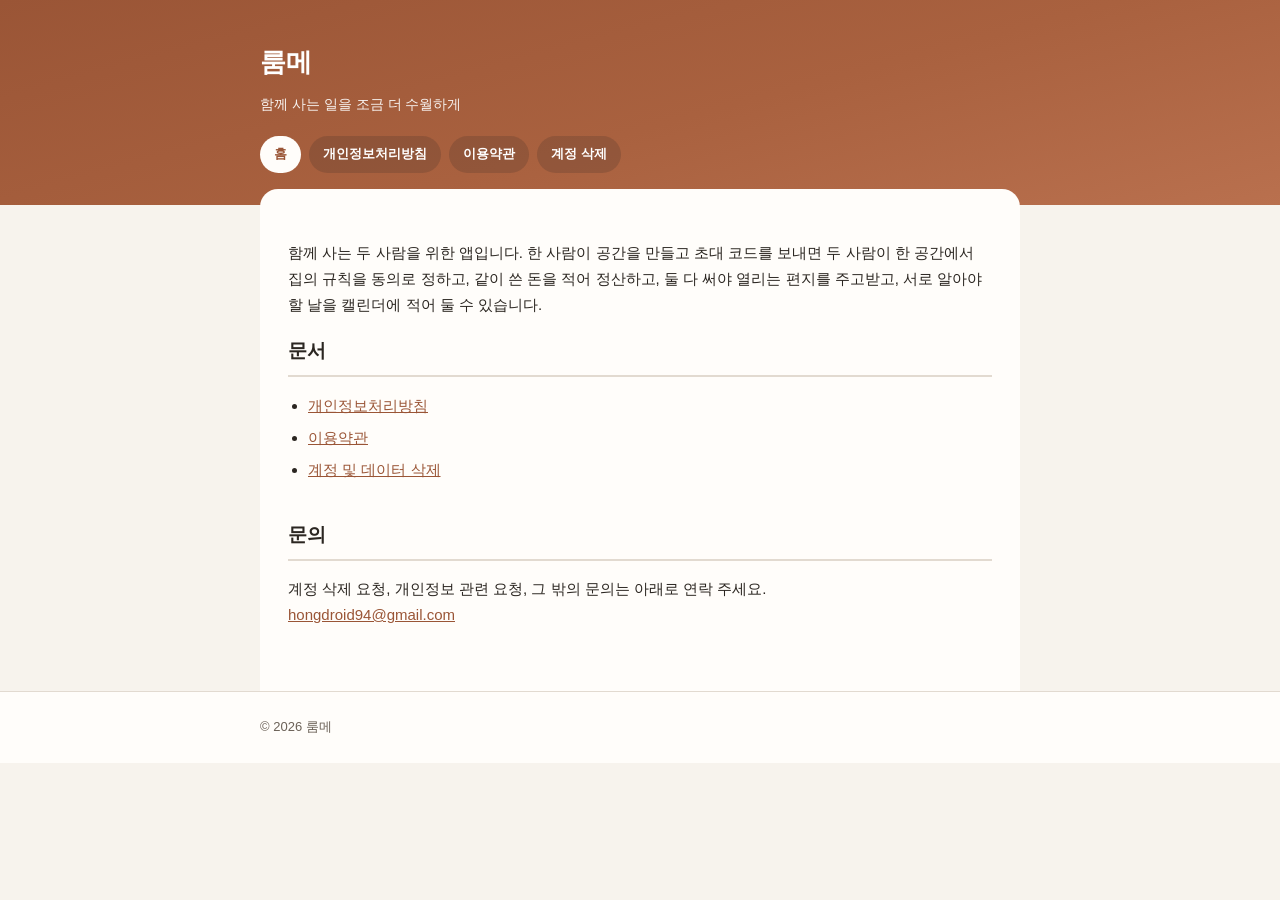
<file: index.html>
<!doctype html>
<html lang="ko">
<head>
<meta charset="utf-8">
<meta name="viewport" content="width=device-width, initial-scale=1">
<title>룸메</title>
<link rel="stylesheet" href="style.css">
</head>
<body>
<header>
  <div class="inner">
    <h1>룸메</h1>
    <p>함께 사는 일을 조금 더 수월하게</p>
    <nav>
      <a href="index.html" aria-current="page">홈</a>
      <a href="privacy.html">개인정보처리방침</a>
      <a href="terms.html">이용약관</a>
      <a href="delete-account.html">계정 삭제</a>
    </nav>
  </div>
</header>

<main>
  <p>
    함께 사는 두 사람을 위한 앱입니다.
    한 사람이 공간을 만들고 초대 코드를 보내면 두 사람이 한 공간에서
    집의 규칙을 동의로 정하고, 같이 쓴 돈을 적어 정산하고,
    둘 다 써야 열리는 편지를 주고받고, 서로 알아야 할 날을 캘린더에 적어 둘 수 있습니다.
  </p>

  <h2>문서</h2>
  <ul>
    <li><a href="privacy.html">개인정보처리방침</a></li>
    <li><a href="terms.html">이용약관</a></li>
    <li><a href="delete-account.html">계정 및 데이터 삭제</a></li>
  </ul>

  <h2>문의</h2>
  <p>
    계정 삭제 요청, 개인정보 관련 요청, 그 밖의 문의는 아래로 연락 주세요.<br>
    <a href="mailto:hongdroid94@gmail.com">hongdroid94@gmail.com</a>
  </p>
</main>

<footer>
  <div class="inner">© 2026 룸메</div>
</footer>
</body>
</html>
</file>
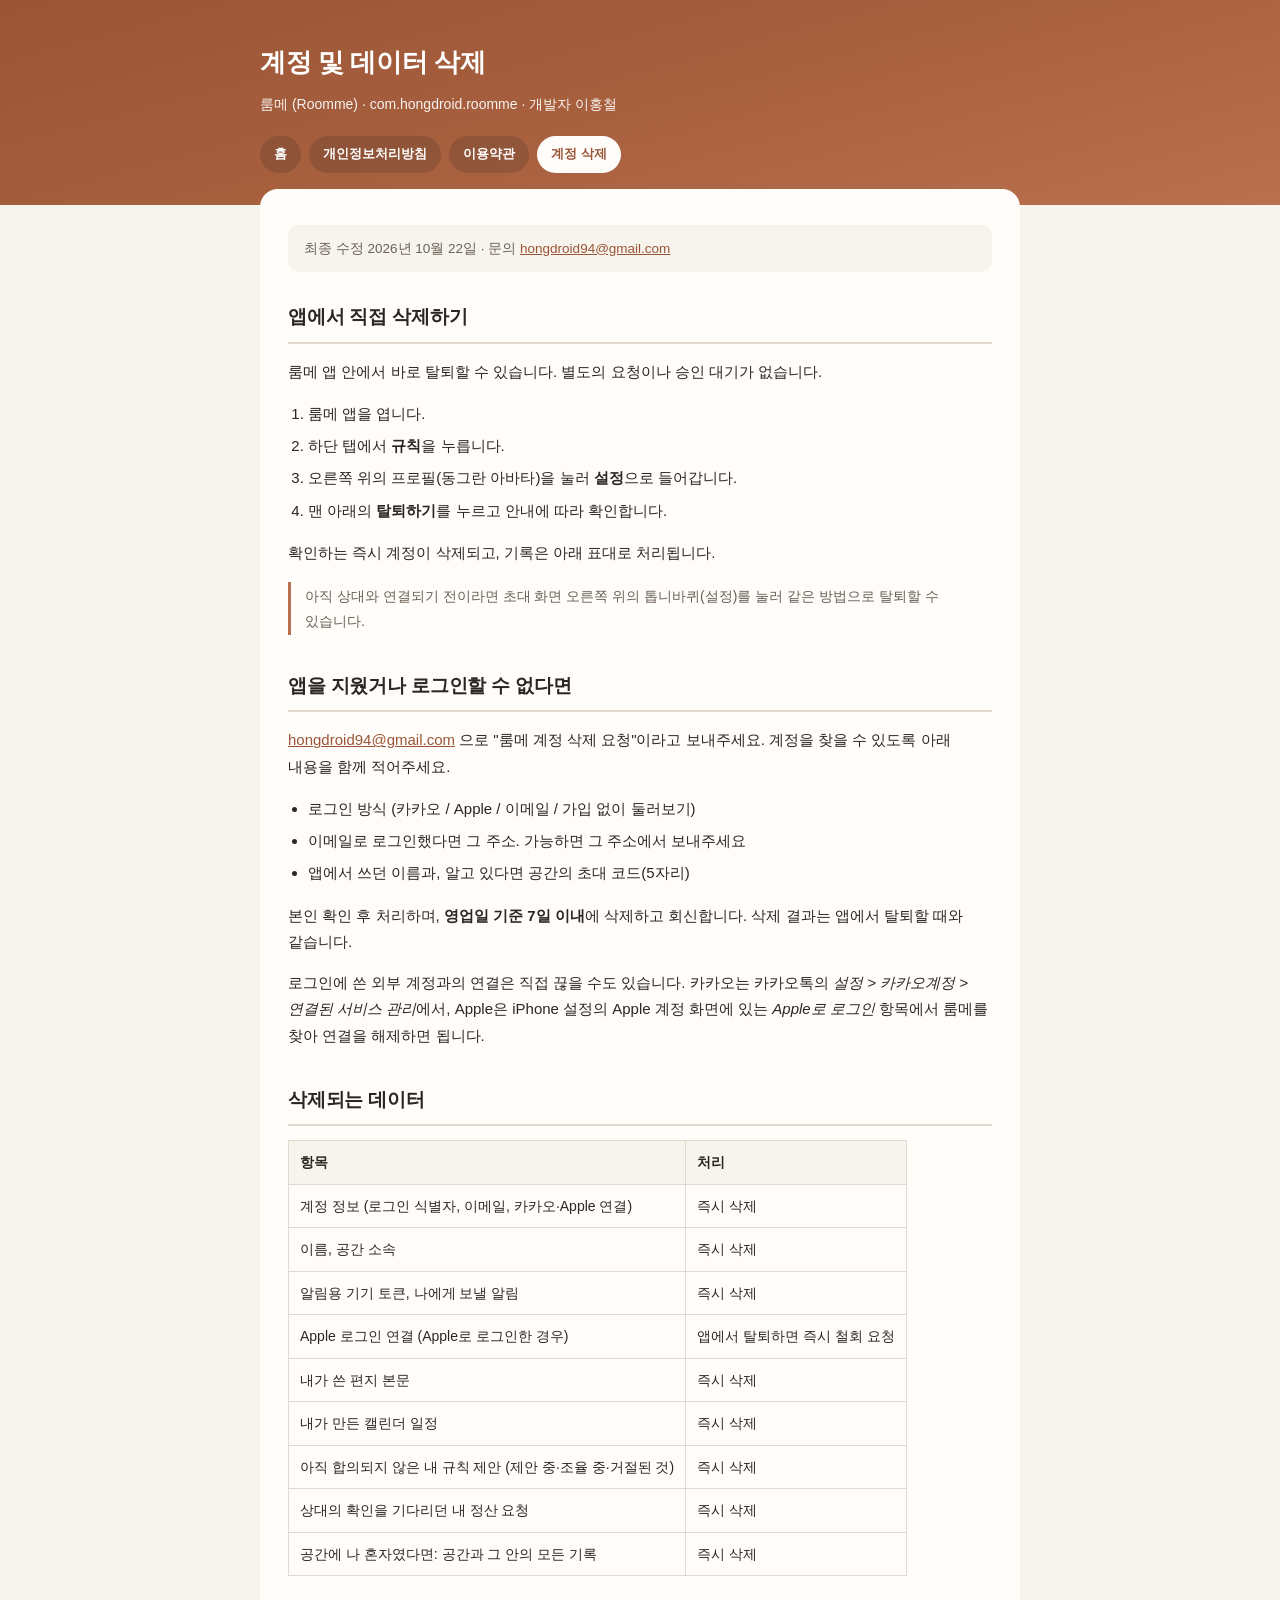
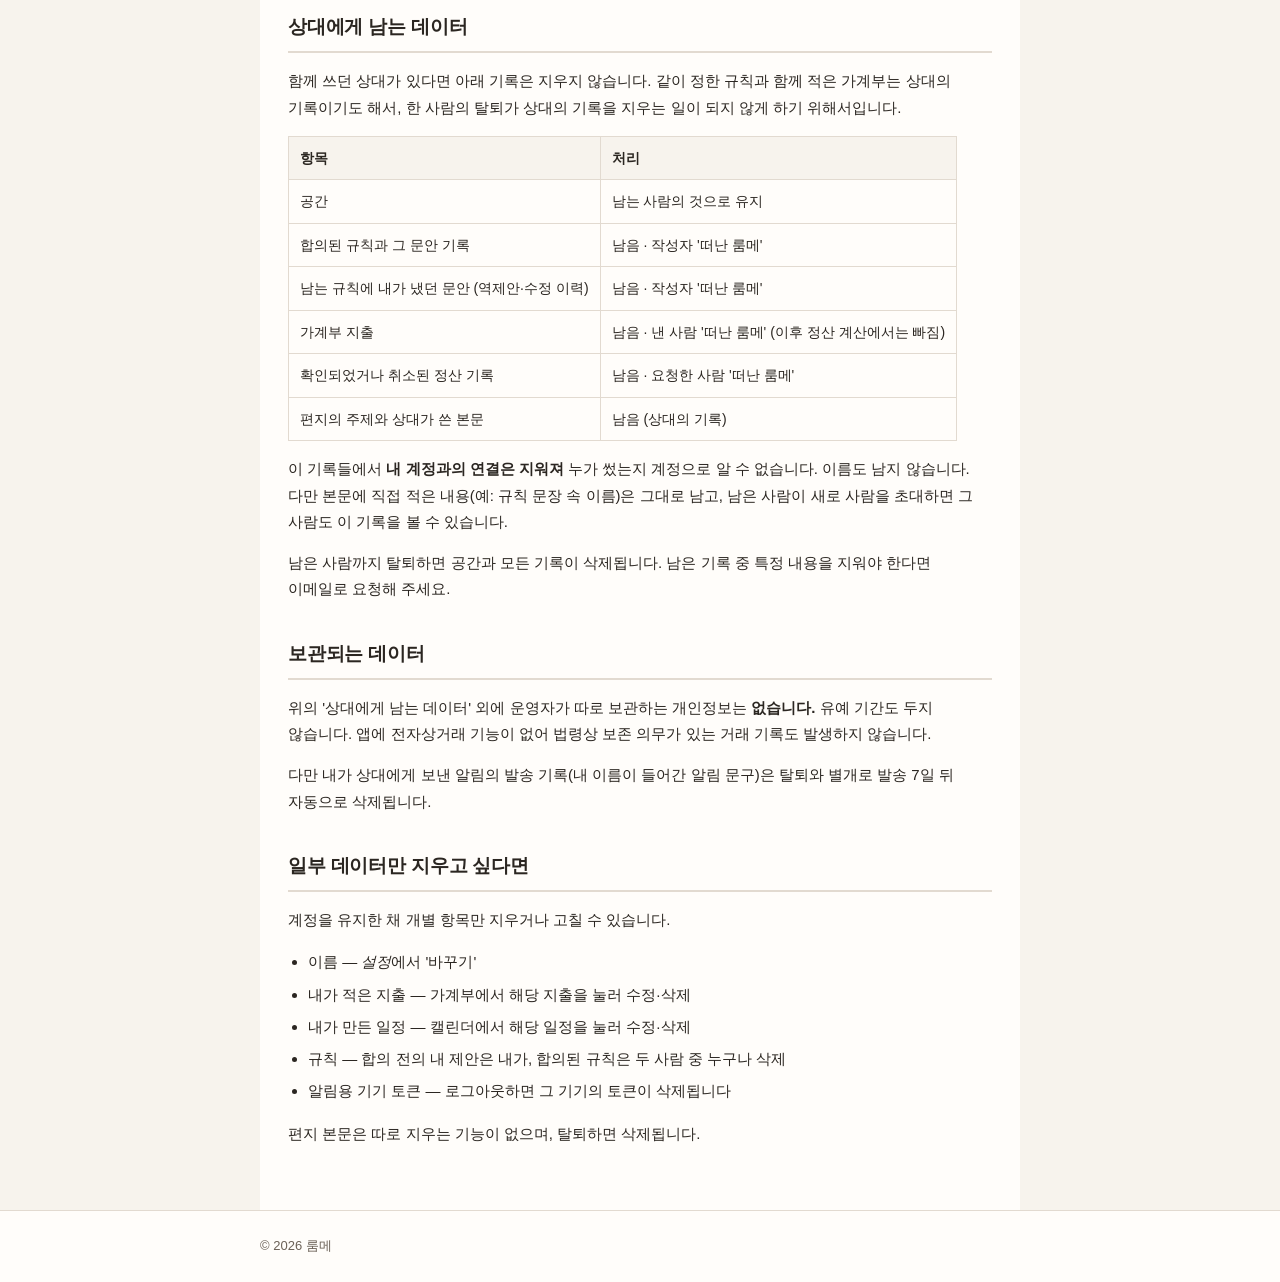
<file: delete-account.html>
<!doctype html>
<html lang="ko">
<head>
<meta charset="utf-8">
<meta name="viewport" content="width=device-width, initial-scale=1">
<title>계정 및 데이터 삭제 — 룸메</title>
<link rel="stylesheet" href="style.css">
</head>
<body>
<header>
  <div class="inner">
    <h1>계정 및 데이터 삭제</h1>
    <p>룸메 (Roomme) · com.hongdroid.roomme · 개발자 이홍철</p>
    <nav>
      <a href="index.html">홈</a>
      <a href="privacy.html">개인정보처리방침</a>
      <a href="terms.html">이용약관</a>
      <a href="delete-account.html" aria-current="page">계정 삭제</a>
    </nav>
  </div>
</header>

<main>
  <div class="meta">
    최종 수정 2026년 10월 22일 · 문의 <a href="mailto:hongdroid94@gmail.com">hongdroid94@gmail.com</a>
  </div>

  <h2>앱에서 직접 삭제하기</h2>
  <p>룸메 앱 안에서 바로 탈퇴할 수 있습니다. 별도의 요청이나 승인 대기가 없습니다.</p>
  <ol>
    <li>룸메 앱을 엽니다.</li>
    <li>하단 탭에서 <strong>규칙</strong>을 누릅니다.</li>
    <li>오른쪽 위의 프로필(동그란 아바타)을 눌러 <strong>설정</strong>으로 들어갑니다.</li>
    <li>맨 아래의 <strong>탈퇴하기</strong>를 누르고 안내에 따라 확인합니다.</li>
  </ol>
  <p>확인하는 즉시 계정이 삭제되고, 기록은 아래 표대로 처리됩니다.</p>
  <p class="note">
    아직 상대와 연결되기 전이라면 초대 화면 오른쪽 위의 톱니바퀴(설정)를 눌러
    같은 방법으로 탈퇴할 수 있습니다.
  </p>

  <h2>앱을 지웠거나 로그인할 수 없다면</h2>
  <p>
    <a href="mailto:hongdroid94@gmail.com?subject=%EB%A3%B8%EB%A9%94%20%EA%B3%84%EC%A0%95%20%EC%82%AD%EC%A0%9C%20%EC%9A%94%EC%B2%AD">hongdroid94@gmail.com</a> 으로
    "룸메 계정 삭제 요청"이라고 보내주세요. 계정을 찾을 수 있도록 아래 내용을 함께 적어주세요.
  </p>
  <ul>
    <li>로그인 방식 (카카오 / Apple / 이메일 / 가입 없이 둘러보기)</li>
    <li>이메일로 로그인했다면 그 주소. 가능하면 그 주소에서 보내주세요</li>
    <li>앱에서 쓰던 이름과, 알고 있다면 공간의 초대 코드(5자리)</li>
  </ul>
  <p>
    본인 확인 후 처리하며, <strong>영업일 기준 7일 이내</strong>에 삭제하고 회신합니다.
    삭제 결과는 앱에서 탈퇴할 때와 같습니다.
  </p>
  <p>
    로그인에 쓴 외부 계정과의 연결은 직접 끊을 수도 있습니다.
    카카오는 카카오톡의 <em>설정 &gt; 카카오계정 &gt; 연결된 서비스 관리</em>에서,
    Apple은 iPhone 설정의 Apple 계정 화면에 있는 <em>Apple로 로그인</em> 항목에서 룸메를 찾아 연결을 해제하면 됩니다.
  </p>

  <h2>삭제되는 데이터</h2>
  <table>
    <tr><th>항목</th><th>처리</th></tr>
    <tr><td>계정 정보 (로그인 식별자, 이메일, 카카오·Apple 연결)</td><td>즉시 삭제</td></tr>
    <tr><td>이름, 공간 소속</td><td>즉시 삭제</td></tr>
    <tr><td>알림용 기기 토큰, 나에게 보낼 알림</td><td>즉시 삭제</td></tr>
    <tr><td>Apple 로그인 연결 (Apple로 로그인한 경우)</td><td>앱에서 탈퇴하면 즉시 철회 요청</td></tr>
    <tr><td>내가 쓴 편지 본문</td><td>즉시 삭제</td></tr>
    <tr><td>내가 만든 캘린더 일정</td><td>즉시 삭제</td></tr>
    <tr><td>아직 합의되지 않은 내 규칙 제안 (제안 중·조율 중·거절된 것)</td><td>즉시 삭제</td></tr>
    <tr><td>상대의 확인을 기다리던 내 정산 요청</td><td>즉시 삭제</td></tr>
    <tr><td>공간에 나 혼자였다면: 공간과 그 안의 모든 기록</td><td>즉시 삭제</td></tr>
  </table>

  <h2>상대에게 남는 데이터</h2>
  <p>
    함께 쓰던 상대가 있다면 아래 기록은 지우지 않습니다. 같이 정한 규칙과 함께 적은 가계부는
    상대의 기록이기도 해서, 한 사람의 탈퇴가 상대의 기록을 지우는 일이 되지 않게 하기 위해서입니다.
  </p>
  <table>
    <tr><th>항목</th><th>처리</th></tr>
    <tr><td>공간</td><td>남는 사람의 것으로 유지</td></tr>
    <tr><td>합의된 규칙과 그 문안 기록</td><td>남음 · 작성자 '떠난 룸메'</td></tr>
    <tr><td>남는 규칙에 내가 냈던 문안 (역제안·수정 이력)</td><td>남음 · 작성자 '떠난 룸메'</td></tr>
    <tr><td>가계부 지출</td><td>남음 · 낸 사람 '떠난 룸메' (이후 정산 계산에서는 빠짐)</td></tr>
    <tr><td>확인되었거나 취소된 정산 기록</td><td>남음 · 요청한 사람 '떠난 룸메'</td></tr>
    <tr><td>편지의 주제와 상대가 쓴 본문</td><td>남음 (상대의 기록)</td></tr>
  </table>
  <p>
    이 기록들에서 <strong>내 계정과의 연결은 지워져</strong> 누가 썼는지 계정으로 알 수 없습니다.
    이름도 남지 않습니다. 다만 본문에 직접 적은 내용(예: 규칙 문장 속 이름)은 그대로 남고,
    남은 사람이 새로 사람을 초대하면 그 사람도 이 기록을 볼 수 있습니다.
  </p>
  <p>
    남은 사람까지 탈퇴하면 공간과 모든 기록이 삭제됩니다.
    남은 기록 중 특정 내용을 지워야 한다면 이메일로 요청해 주세요.
  </p>

  <h2>보관되는 데이터</h2>
  <p>
    위의 '상대에게 남는 데이터' 외에 운영자가 따로 보관하는 개인정보는 <strong>없습니다.</strong>
    유예 기간도 두지 않습니다. 앱에 전자상거래 기능이 없어 법령상 보존 의무가 있는 거래 기록도 발생하지 않습니다.
  </p>
  <p>
    다만 내가 상대에게 보낸 알림의 발송 기록(내 이름이 들어간 알림 문구)은 탈퇴와 별개로
    발송 7일 뒤 자동으로 삭제됩니다.
  </p>

  <h2>일부 데이터만 지우고 싶다면</h2>
  <p>계정을 유지한 채 개별 항목만 지우거나 고칠 수 있습니다.</p>
  <ul>
    <li>이름 — <em>설정</em>에서 '바꾸기'</li>
    <li>내가 적은 지출 — 가계부에서 해당 지출을 눌러 수정·삭제</li>
    <li>내가 만든 일정 — 캘린더에서 해당 일정을 눌러 수정·삭제</li>
    <li>규칙 — 합의 전의 내 제안은 내가, 합의된 규칙은 두 사람 중 누구나 삭제</li>
    <li>알림용 기기 토큰 — 로그아웃하면 그 기기의 토큰이 삭제됩니다</li>
  </ul>
  <p>편지 본문은 따로 지우는 기능이 없으며, 탈퇴하면 삭제됩니다.</p>
</main>

<footer>
  <div class="inner">© 2026 룸메</div>
</footer>
</body>
</html>
</file>
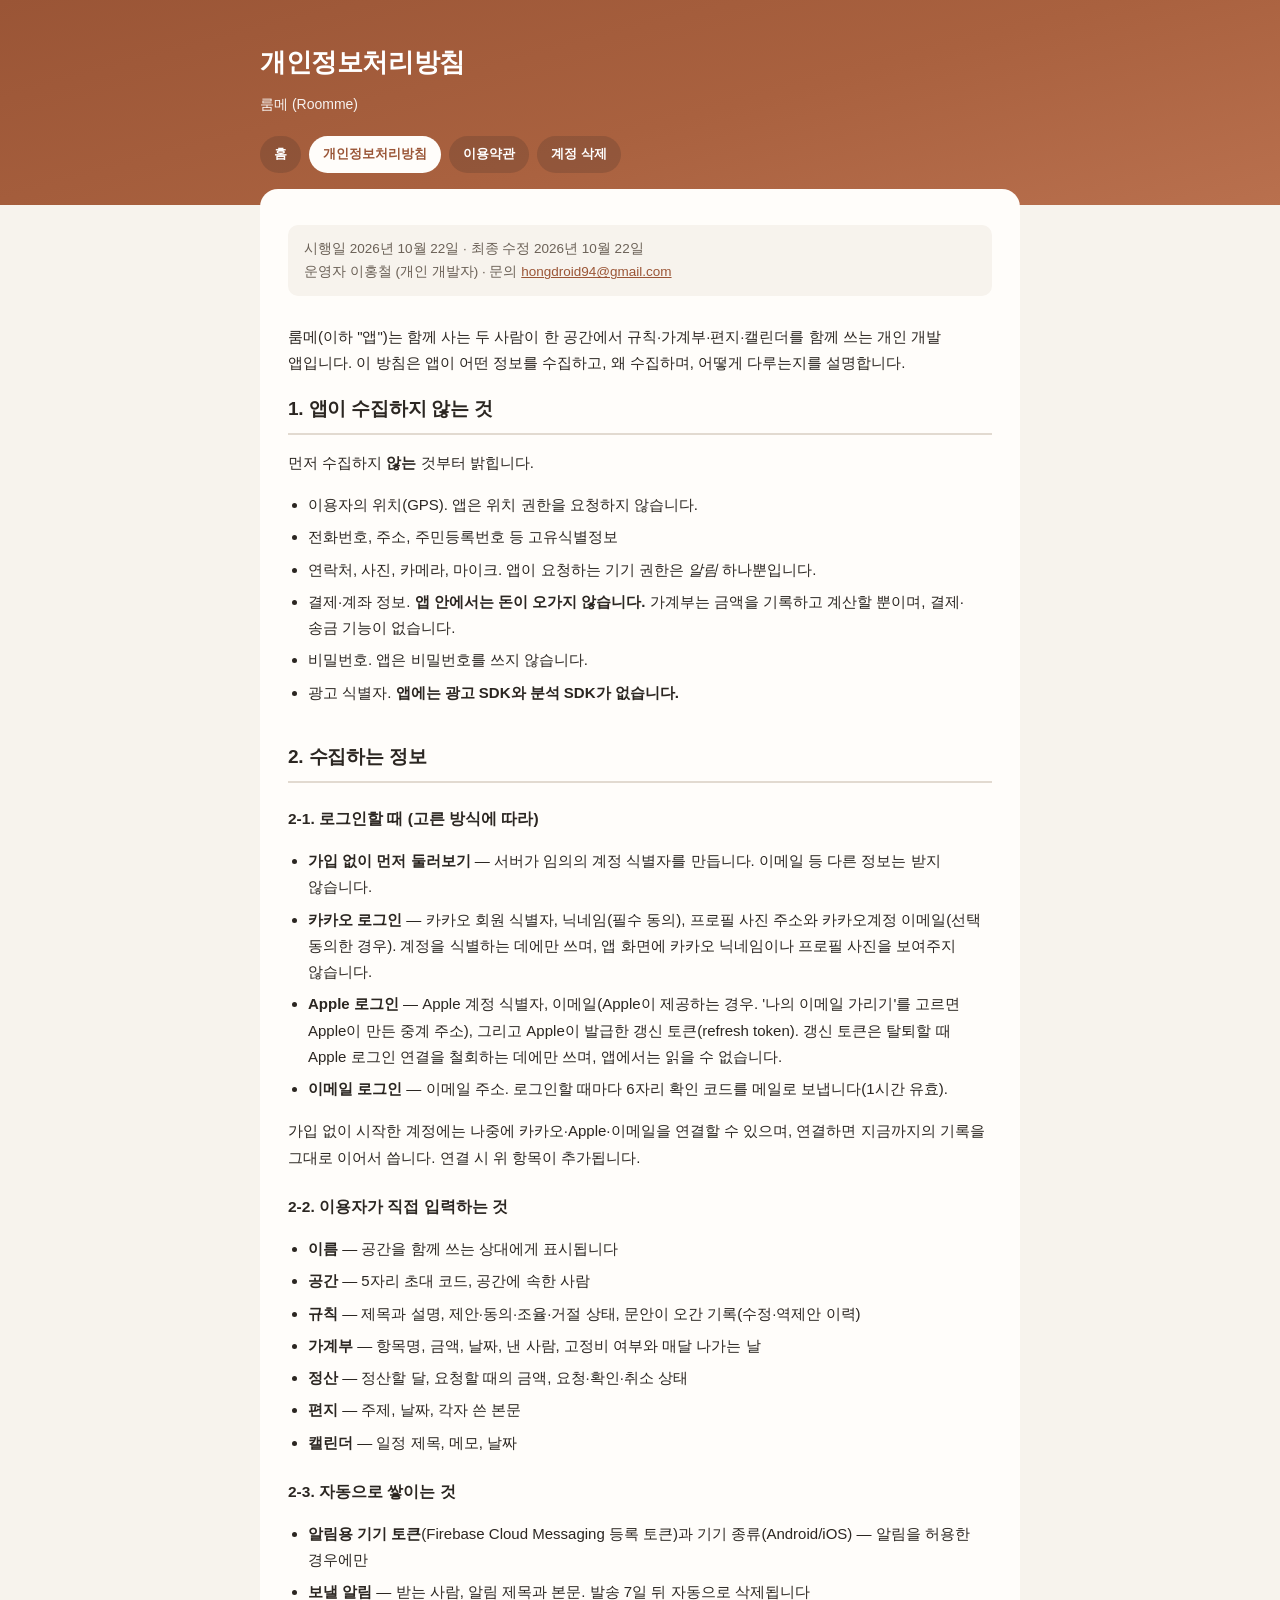
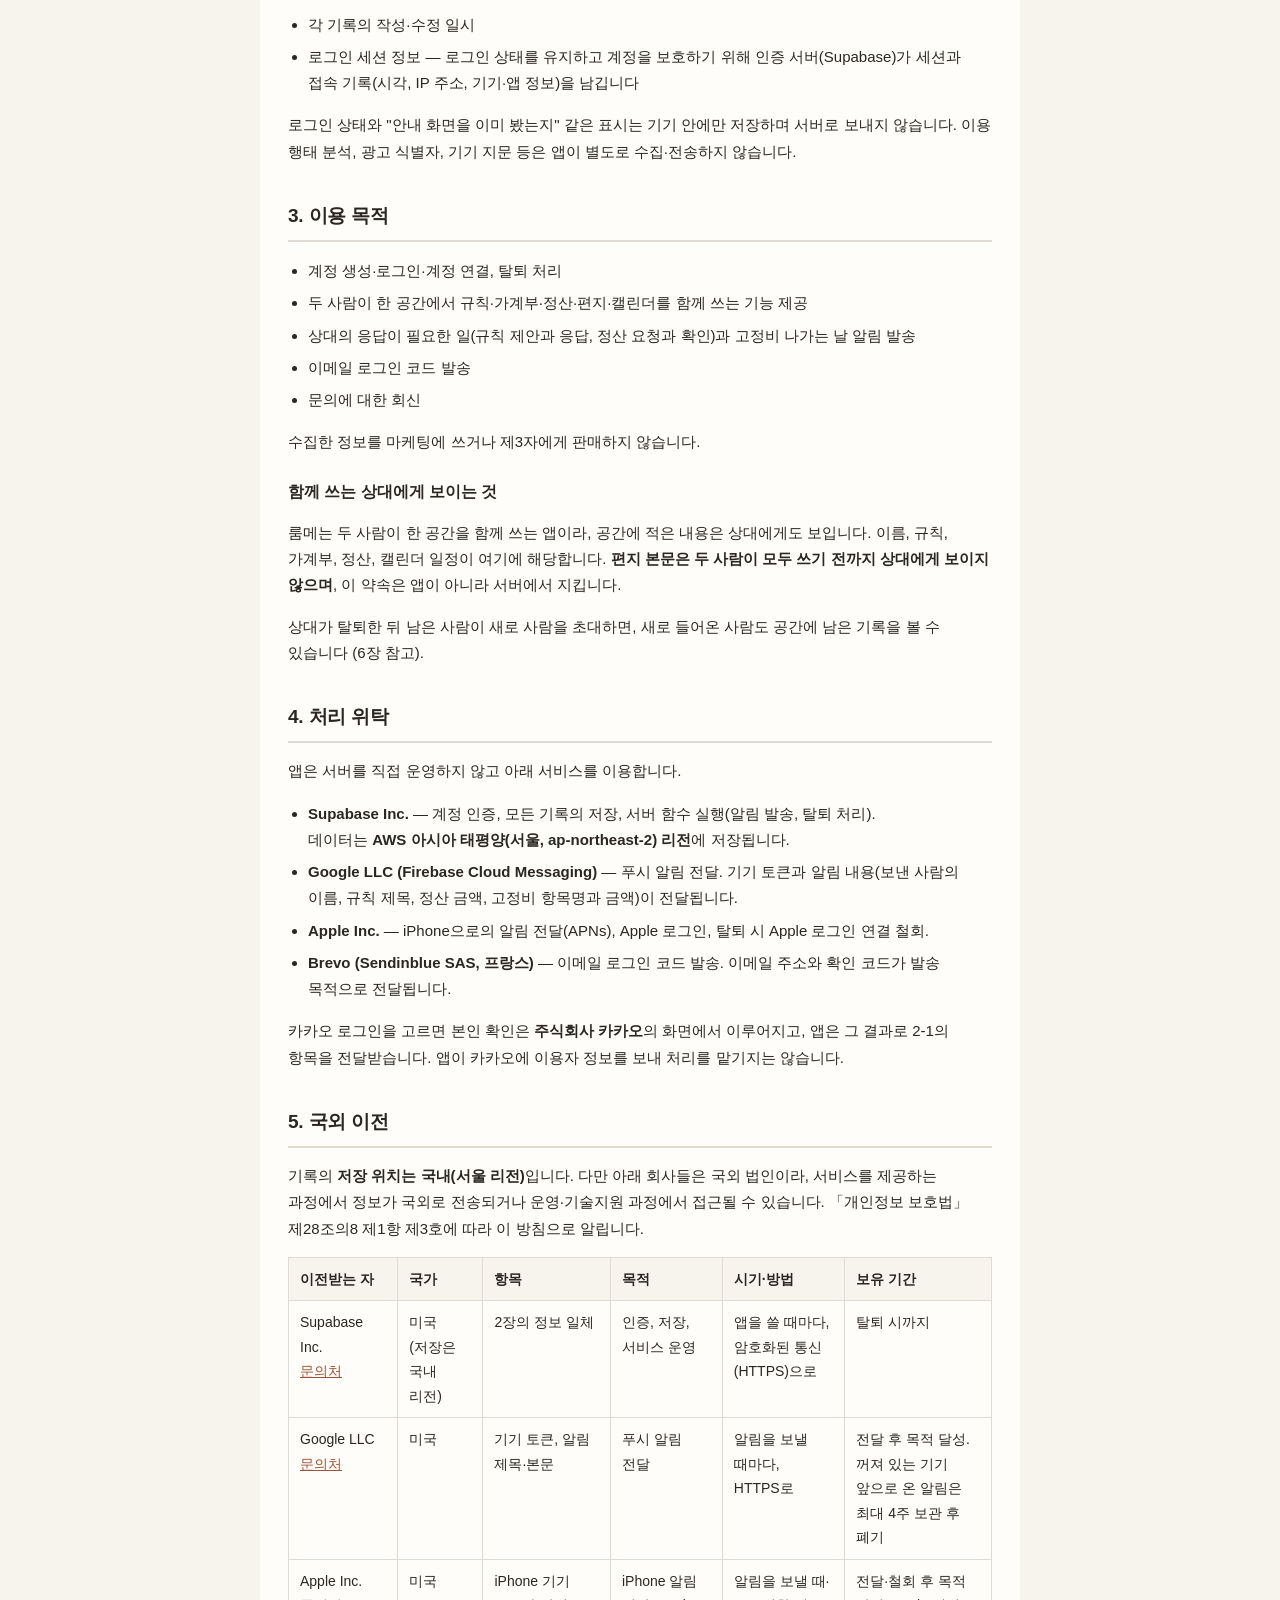
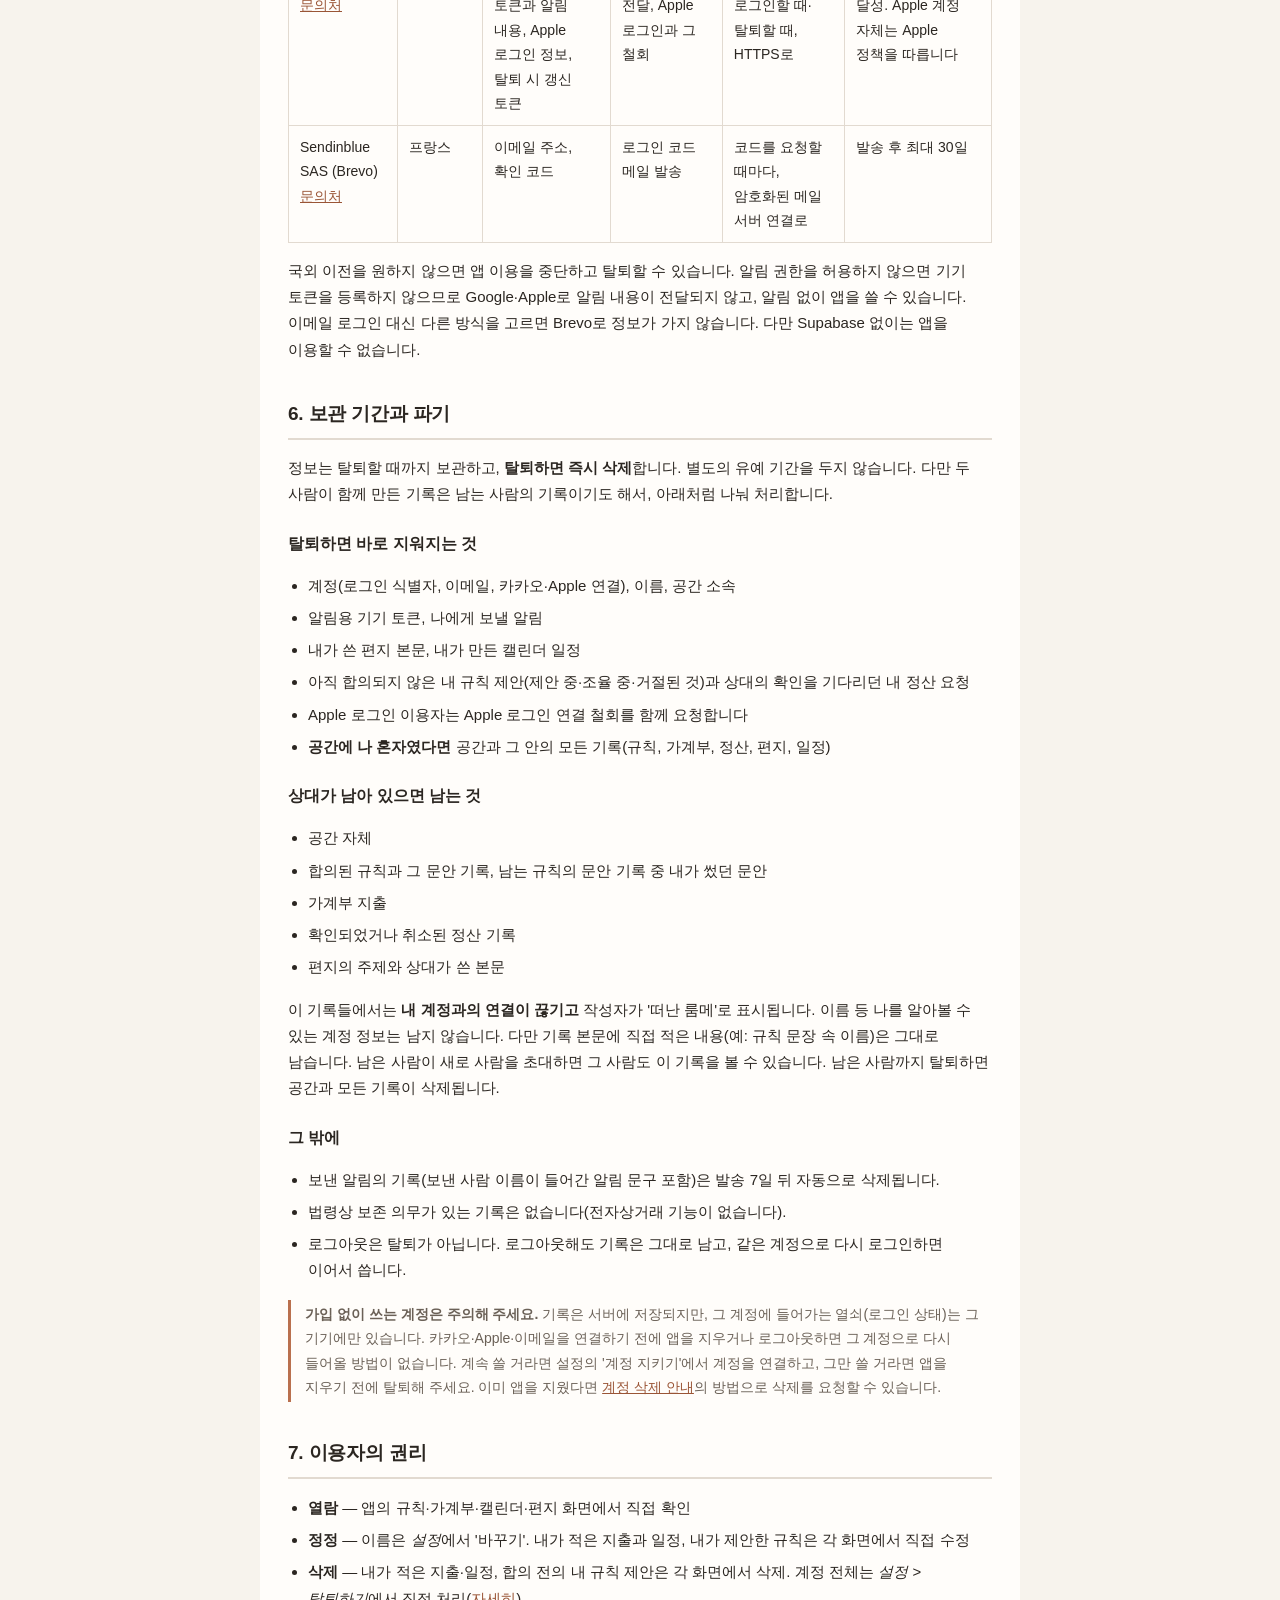
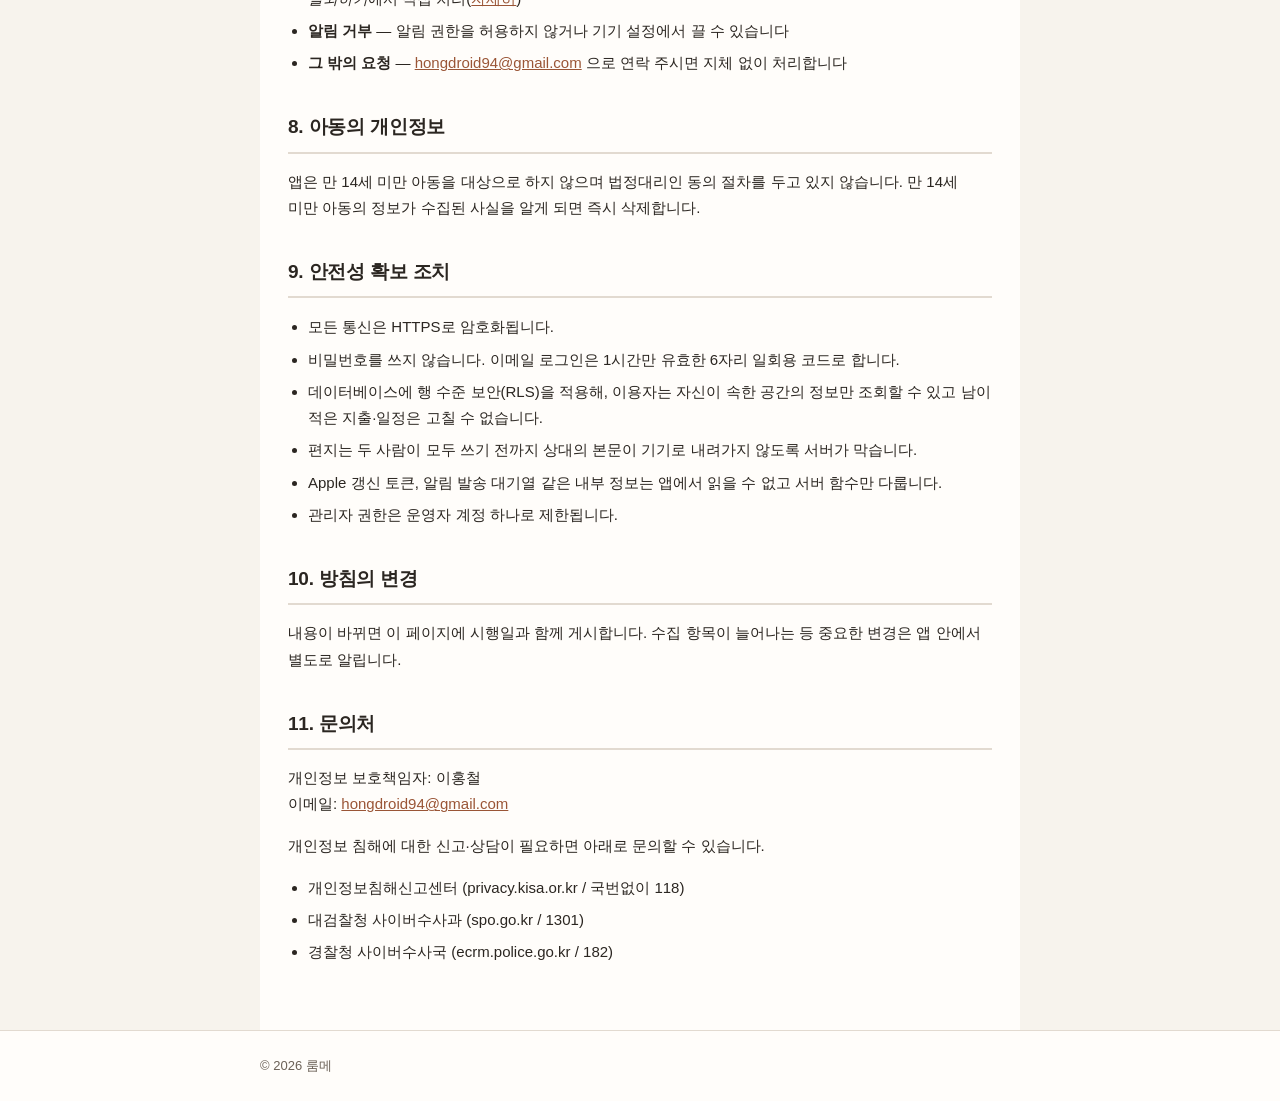
<file: privacy.html>
<!doctype html>
<html lang="ko">
<head>
<meta charset="utf-8">
<meta name="viewport" content="width=device-width, initial-scale=1">
<title>개인정보처리방침 — 룸메</title>
<link rel="stylesheet" href="style.css">
</head>
<body>
<header>
  <div class="inner">
    <h1>개인정보처리방침</h1>
    <p>룸메 (Roomme)</p>
    <nav>
      <a href="index.html">홈</a>
      <a href="privacy.html" aria-current="page">개인정보처리방침</a>
      <a href="terms.html">이용약관</a>
      <a href="delete-account.html">계정 삭제</a>
    </nav>
  </div>
</header>

<main>
  <div class="meta">
    시행일 2026년 10월 22일 · 최종 수정 2026년 10월 22일<br>
    운영자 이홍철 (개인 개발자) · 문의 <a href="mailto:hongdroid94@gmail.com">hongdroid94@gmail.com</a>
  </div>

  <p>
    룸메(이하 "앱")는 함께 사는 두 사람이 한 공간에서 규칙·가계부·편지·캘린더를 함께 쓰는
    개인 개발 앱입니다. 이 방침은 앱이 어떤 정보를 수집하고, 왜 수집하며, 어떻게 다루는지를 설명합니다.
  </p>

  <h2>1. 앱이 수집하지 않는 것</h2>
  <p>먼저 수집하지 <strong>않는</strong> 것부터 밝힙니다.</p>
  <ul>
    <li>이용자의 위치(GPS). 앱은 위치 권한을 요청하지 않습니다.</li>
    <li>전화번호, 주소, 주민등록번호 등 고유식별정보</li>
    <li>연락처, 사진, 카메라, 마이크. 앱이 요청하는 기기 권한은 <em>알림</em> 하나뿐입니다.</li>
    <li>결제·계좌 정보. <strong>앱 안에서는 돈이 오가지 않습니다.</strong> 가계부는 금액을 기록하고 계산할 뿐이며, 결제·송금 기능이 없습니다.</li>
    <li>비밀번호. 앱은 비밀번호를 쓰지 않습니다.</li>
    <li>광고 식별자. <strong>앱에는 광고 SDK와 분석 SDK가 없습니다.</strong></li>
  </ul>

  <h2>2. 수집하는 정보</h2>

  <h3>2-1. 로그인할 때 (고른 방식에 따라)</h3>
  <ul>
    <li>
      <strong>가입 없이 먼저 둘러보기</strong> — 서버가 임의의 계정 식별자를 만듭니다.
      이메일 등 다른 정보는 받지 않습니다.
    </li>
    <li>
      <strong>카카오 로그인</strong> — 카카오 회원 식별자, 닉네임(필수 동의),
      프로필 사진 주소와 카카오계정 이메일(선택 동의한 경우).
      계정을 식별하는 데에만 쓰며, 앱 화면에 카카오 닉네임이나 프로필 사진을 보여주지 않습니다.
    </li>
    <li>
      <strong>Apple 로그인</strong> — Apple 계정 식별자, 이메일(Apple이 제공하는 경우.
      '나의 이메일 가리기'를 고르면 Apple이 만든 중계 주소),
      그리고 Apple이 발급한 갱신 토큰(refresh token).
      갱신 토큰은 탈퇴할 때 Apple 로그인 연결을 철회하는 데에만 쓰며, 앱에서는 읽을 수 없습니다.
    </li>
    <li>
      <strong>이메일 로그인</strong> — 이메일 주소. 로그인할 때마다 6자리 확인 코드를 메일로 보냅니다(1시간 유효).
    </li>
  </ul>
  <p>
    가입 없이 시작한 계정에는 나중에 카카오·Apple·이메일을 연결할 수 있으며,
    연결하면 지금까지의 기록을 그대로 이어서 씁니다. 연결 시 위 항목이 추가됩니다.
  </p>

  <h3>2-2. 이용자가 직접 입력하는 것</h3>
  <ul>
    <li><strong>이름</strong> — 공간을 함께 쓰는 상대에게 표시됩니다</li>
    <li><strong>공간</strong> — 5자리 초대 코드, 공간에 속한 사람</li>
    <li><strong>규칙</strong> — 제목과 설명, 제안·동의·조율·거절 상태, 문안이 오간 기록(수정·역제안 이력)</li>
    <li><strong>가계부</strong> — 항목명, 금액, 날짜, 낸 사람, 고정비 여부와 매달 나가는 날</li>
    <li><strong>정산</strong> — 정산할 달, 요청할 때의 금액, 요청·확인·취소 상태</li>
    <li><strong>편지</strong> — 주제, 날짜, 각자 쓴 본문</li>
    <li><strong>캘린더</strong> — 일정 제목, 메모, 날짜</li>
  </ul>

  <h3>2-3. 자동으로 쌓이는 것</h3>
  <ul>
    <li><strong>알림용 기기 토큰</strong>(Firebase Cloud Messaging 등록 토큰)과 기기 종류(Android/iOS) — 알림을 허용한 경우에만</li>
    <li><strong>보낼 알림</strong> — 받는 사람, 알림 제목과 본문. 발송 7일 뒤 자동으로 삭제됩니다</li>
    <li>각 기록의 작성·수정 일시</li>
    <li>로그인 세션 정보 — 로그인 상태를 유지하고 계정을 보호하기 위해 인증 서버(Supabase)가 세션과 접속 기록(시각, IP 주소, 기기·앱 정보)을 남깁니다</li>
  </ul>
  <p>
    로그인 상태와 "안내 화면을 이미 봤는지" 같은 표시는 기기 안에만 저장하며 서버로 보내지 않습니다.
    이용 행태 분석, 광고 식별자, 기기 지문 등은 앱이 별도로 수집·전송하지 않습니다.
  </p>

  <h2>3. 이용 목적</h2>
  <ul>
    <li>계정 생성·로그인·계정 연결, 탈퇴 처리</li>
    <li>두 사람이 한 공간에서 규칙·가계부·정산·편지·캘린더를 함께 쓰는 기능 제공</li>
    <li>상대의 응답이 필요한 일(규칙 제안과 응답, 정산 요청과 확인)과 고정비 나가는 날 알림 발송</li>
    <li>이메일 로그인 코드 발송</li>
    <li>문의에 대한 회신</li>
  </ul>
  <p>수집한 정보를 마케팅에 쓰거나 제3자에게 판매하지 않습니다.</p>

  <h3>함께 쓰는 상대에게 보이는 것</h3>
  <p>
    룸메는 두 사람이 한 공간을 함께 쓰는 앱이라, 공간에 적은 내용은 상대에게도 보입니다.
    이름, 규칙, 가계부, 정산, 캘린더 일정이 여기에 해당합니다.
    <strong>편지 본문은 두 사람이 모두 쓰기 전까지 상대에게 보이지 않으며</strong>,
    이 약속은 앱이 아니라 서버에서 지킵니다.
  </p>
  <p>
    상대가 탈퇴한 뒤 남은 사람이 새로 사람을 초대하면, 새로 들어온 사람도 공간에 남은 기록을 볼 수 있습니다
    (6장 참고).
  </p>

  <h2>4. 처리 위탁</h2>
  <p>앱은 서버를 직접 운영하지 않고 아래 서비스를 이용합니다.</p>
  <ul>
    <li>
      <strong>Supabase Inc.</strong> — 계정 인증, 모든 기록의 저장, 서버 함수 실행(알림 발송, 탈퇴 처리).<br>
      데이터는 <strong>AWS 아시아 태평양(서울, ap-northeast-2) 리전</strong>에 저장됩니다.
    </li>
    <li>
      <strong>Google LLC (Firebase Cloud Messaging)</strong> — 푸시 알림 전달.
      기기 토큰과 알림 내용(보낸 사람의 이름, 규칙 제목, 정산 금액, 고정비 항목명과 금액)이 전달됩니다.
    </li>
    <li>
      <strong>Apple Inc.</strong> — iPhone으로의 알림 전달(APNs), Apple 로그인,
      탈퇴 시 Apple 로그인 연결 철회.
    </li>
    <li>
      <strong>Brevo (Sendinblue SAS, 프랑스)</strong> — 이메일 로그인 코드 발송.
      이메일 주소와 확인 코드가 발송 목적으로 전달됩니다.
    </li>
  </ul>
  <p>
    카카오 로그인을 고르면 본인 확인은 <strong>주식회사 카카오</strong>의 화면에서 이루어지고,
    앱은 그 결과로 2-1의 항목을 전달받습니다. 앱이 카카오에 이용자 정보를 보내 처리를 맡기지는 않습니다.
  </p>

  <h2>5. 국외 이전</h2>
  <p>
    기록의 <strong>저장 위치는 국내(서울 리전)</strong>입니다. 다만 아래 회사들은 국외 법인이라,
    서비스를 제공하는 과정에서 정보가 국외로 전송되거나 운영·기술지원 과정에서 접근될 수 있습니다.
    「개인정보 보호법」 제28조의8 제1항 제3호에 따라 이 방침으로 알립니다.
  </p>
  <table>
    <tr><th>이전받는 자</th><th>국가</th><th>항목</th><th>목적</th><th>시기·방법</th><th>보유 기간</th></tr>
    <tr>
      <td>Supabase Inc.<br><a href="https://supabase.com/privacy">문의처</a></td>
      <td>미국(저장은 국내 리전)</td>
      <td>2장의 정보 일체</td>
      <td>인증, 저장, 서비스 운영</td>
      <td>앱을 쓸 때마다, 암호화된 통신(HTTPS)으로</td>
      <td>탈퇴 시까지</td>
    </tr>
    <tr>
      <td>Google LLC<br><a href="https://policies.google.com/privacy">문의처</a></td>
      <td>미국</td>
      <td>기기 토큰, 알림 제목·본문</td>
      <td>푸시 알림 전달</td>
      <td>알림을 보낼 때마다, HTTPS로</td>
      <td>전달 후 목적 달성. 꺼져 있는 기기 앞으로 온 알림은 최대 4주 보관 후 폐기</td>
    </tr>
    <tr>
      <td>Apple Inc.<br><a href="https://www.apple.com/legal/privacy/">문의처</a></td>
      <td>미국</td>
      <td>iPhone 기기 토큰과 알림 내용, Apple 로그인 정보, 탈퇴 시 갱신 토큰</td>
      <td>iPhone 알림 전달, Apple 로그인과 그 철회</td>
      <td>알림을 보낼 때·로그인할 때·탈퇴할 때, HTTPS로</td>
      <td>전달·철회 후 목적 달성. Apple 계정 자체는 Apple 정책을 따릅니다</td>
    </tr>
    <tr>
      <td>Sendinblue SAS (Brevo)<br><a href="https://www.brevo.com/legal/privacypolicy/">문의처</a></td>
      <td>프랑스</td>
      <td>이메일 주소, 확인 코드</td>
      <td>로그인 코드 메일 발송</td>
      <td>코드를 요청할 때마다, 암호화된 메일 서버 연결로</td>
      <td>발송 후 최대 30일</td>
    </tr>
  </table>
  <p>
    국외 이전을 원하지 않으면 앱 이용을 중단하고 탈퇴할 수 있습니다.
    알림 권한을 허용하지 않으면 기기 토큰을 등록하지 않으므로 Google·Apple로 알림 내용이 전달되지 않고,
    알림 없이 앱을 쓸 수 있습니다. 이메일 로그인 대신 다른 방식을 고르면 Brevo로 정보가 가지 않습니다.
    다만 Supabase 없이는 앱을 이용할 수 없습니다.
  </p>

  <h2>6. 보관 기간과 파기</h2>
  <p>
    정보는 탈퇴할 때까지 보관하고, <strong>탈퇴하면 즉시 삭제</strong>합니다. 별도의 유예 기간을 두지 않습니다.
    다만 두 사람이 함께 만든 기록은 남는 사람의 기록이기도 해서, 아래처럼 나눠 처리합니다.
  </p>

  <h3>탈퇴하면 바로 지워지는 것</h3>
  <ul>
    <li>계정(로그인 식별자, 이메일, 카카오·Apple 연결), 이름, 공간 소속</li>
    <li>알림용 기기 토큰, 나에게 보낼 알림</li>
    <li>내가 쓴 편지 본문, 내가 만든 캘린더 일정</li>
    <li>아직 합의되지 않은 내 규칙 제안(제안 중·조율 중·거절된 것)과 상대의 확인을 기다리던 내 정산 요청</li>
    <li>Apple 로그인 이용자는 Apple 로그인 연결 철회를 함께 요청합니다</li>
    <li><strong>공간에 나 혼자였다면</strong> 공간과 그 안의 모든 기록(규칙, 가계부, 정산, 편지, 일정)</li>
  </ul>

  <h3>상대가 남아 있으면 남는 것</h3>
  <ul>
    <li>공간 자체</li>
    <li>합의된 규칙과 그 문안 기록, 남는 규칙의 문안 기록 중 내가 썼던 문안</li>
    <li>가계부 지출</li>
    <li>확인되었거나 취소된 정산 기록</li>
    <li>편지의 주제와 상대가 쓴 본문</li>
  </ul>
  <p>
    이 기록들에서는 <strong>내 계정과의 연결이 끊기고</strong> 작성자가 '떠난 룸메'로 표시됩니다.
    이름 등 나를 알아볼 수 있는 계정 정보는 남지 않습니다. 다만 기록 본문에 직접 적은 내용(예: 규칙 문장 속 이름)은
    그대로 남습니다. 남은 사람이 새로 사람을 초대하면 그 사람도 이 기록을 볼 수 있습니다.
    남은 사람까지 탈퇴하면 공간과 모든 기록이 삭제됩니다.
  </p>

  <h3>그 밖에</h3>
  <ul>
    <li>보낸 알림의 기록(보낸 사람 이름이 들어간 알림 문구 포함)은 발송 7일 뒤 자동으로 삭제됩니다.</li>
    <li>법령상 보존 의무가 있는 기록은 없습니다(전자상거래 기능이 없습니다).</li>
    <li>로그아웃은 탈퇴가 아닙니다. 로그아웃해도 기록은 그대로 남고, 같은 계정으로 다시 로그인하면 이어서 씁니다.</li>
  </ul>

  <p class="note">
    <strong>가입 없이 쓰는 계정은 주의해 주세요.</strong>
    기록은 서버에 저장되지만, 그 계정에 들어가는 열쇠(로그인 상태)는 그 기기에만 있습니다.
    카카오·Apple·이메일을 연결하기 전에 앱을 지우거나 로그아웃하면 그 계정으로 다시 들어올 방법이 없습니다.
    계속 쓸 거라면 설정의 '계정 지키기'에서 계정을 연결하고, 그만 쓸 거라면 앱을 지우기 전에 탈퇴해 주세요.
    이미 앱을 지웠다면 <a href="delete-account.html">계정 삭제 안내</a>의 방법으로 삭제를 요청할 수 있습니다.
  </p>

  <h2>7. 이용자의 권리</h2>
  <ul>
    <li><strong>열람</strong> — 앱의 규칙·가계부·캘린더·편지 화면에서 직접 확인</li>
    <li><strong>정정</strong> — 이름은 <em>설정</em>에서 '바꾸기'. 내가 적은 지출과 일정, 내가 제안한 규칙은 각 화면에서 직접 수정</li>
    <li><strong>삭제</strong> — 내가 적은 지출·일정, 합의 전의 내 규칙 제안은 각 화면에서 삭제. 계정 전체는 <em>설정 &gt; 탈퇴하기</em>에서 직접 처리(<a href="delete-account.html">자세히</a>)</li>
    <li><strong>알림 거부</strong> — 알림 권한을 허용하지 않거나 기기 설정에서 끌 수 있습니다</li>
    <li><strong>그 밖의 요청</strong> — <a href="mailto:hongdroid94@gmail.com">hongdroid94@gmail.com</a> 으로 연락 주시면 지체 없이 처리합니다</li>
  </ul>

  <h2>8. 아동의 개인정보</h2>
  <p>
    앱은 만 14세 미만 아동을 대상으로 하지 않으며 법정대리인 동의 절차를 두고 있지 않습니다.
    만 14세 미만 아동의 정보가 수집된 사실을 알게 되면 즉시 삭제합니다.
  </p>

  <h2>9. 안전성 확보 조치</h2>
  <ul>
    <li>모든 통신은 HTTPS로 암호화됩니다.</li>
    <li>비밀번호를 쓰지 않습니다. 이메일 로그인은 1시간만 유효한 6자리 일회용 코드로 합니다.</li>
    <li>데이터베이스에 행 수준 보안(RLS)을 적용해, 이용자는 자신이 속한 공간의 정보만 조회할 수 있고 남이 적은 지출·일정은 고칠 수 없습니다.</li>
    <li>편지는 두 사람이 모두 쓰기 전까지 상대의 본문이 기기로 내려가지 않도록 서버가 막습니다.</li>
    <li>Apple 갱신 토큰, 알림 발송 대기열 같은 내부 정보는 앱에서 읽을 수 없고 서버 함수만 다룹니다.</li>
    <li>관리자 권한은 운영자 계정 하나로 제한됩니다.</li>
  </ul>

  <h2>10. 방침의 변경</h2>
  <p>
    내용이 바뀌면 이 페이지에 시행일과 함께 게시합니다.
    수집 항목이 늘어나는 등 중요한 변경은 앱 안에서 별도로 알립니다.
  </p>

  <h2>11. 문의처</h2>
  <p>
    개인정보 보호책임자: 이홍철<br>
    이메일: <a href="mailto:hongdroid94@gmail.com">hongdroid94@gmail.com</a>
  </p>
  <p>
    개인정보 침해에 대한 신고·상담이 필요하면 아래로 문의할 수 있습니다.
  </p>
  <ul>
    <li>개인정보침해신고센터 (privacy.kisa.or.kr / 국번없이 118)</li>
    <li>대검찰청 사이버수사과 (spo.go.kr / 1301)</li>
    <li>경찰청 사이버수사국 (ecrm.police.go.kr / 182)</li>
  </ul>
</main>

<footer>
  <div class="inner">© 2026 룸메</div>
</footer>
</body>
</html>
</file>
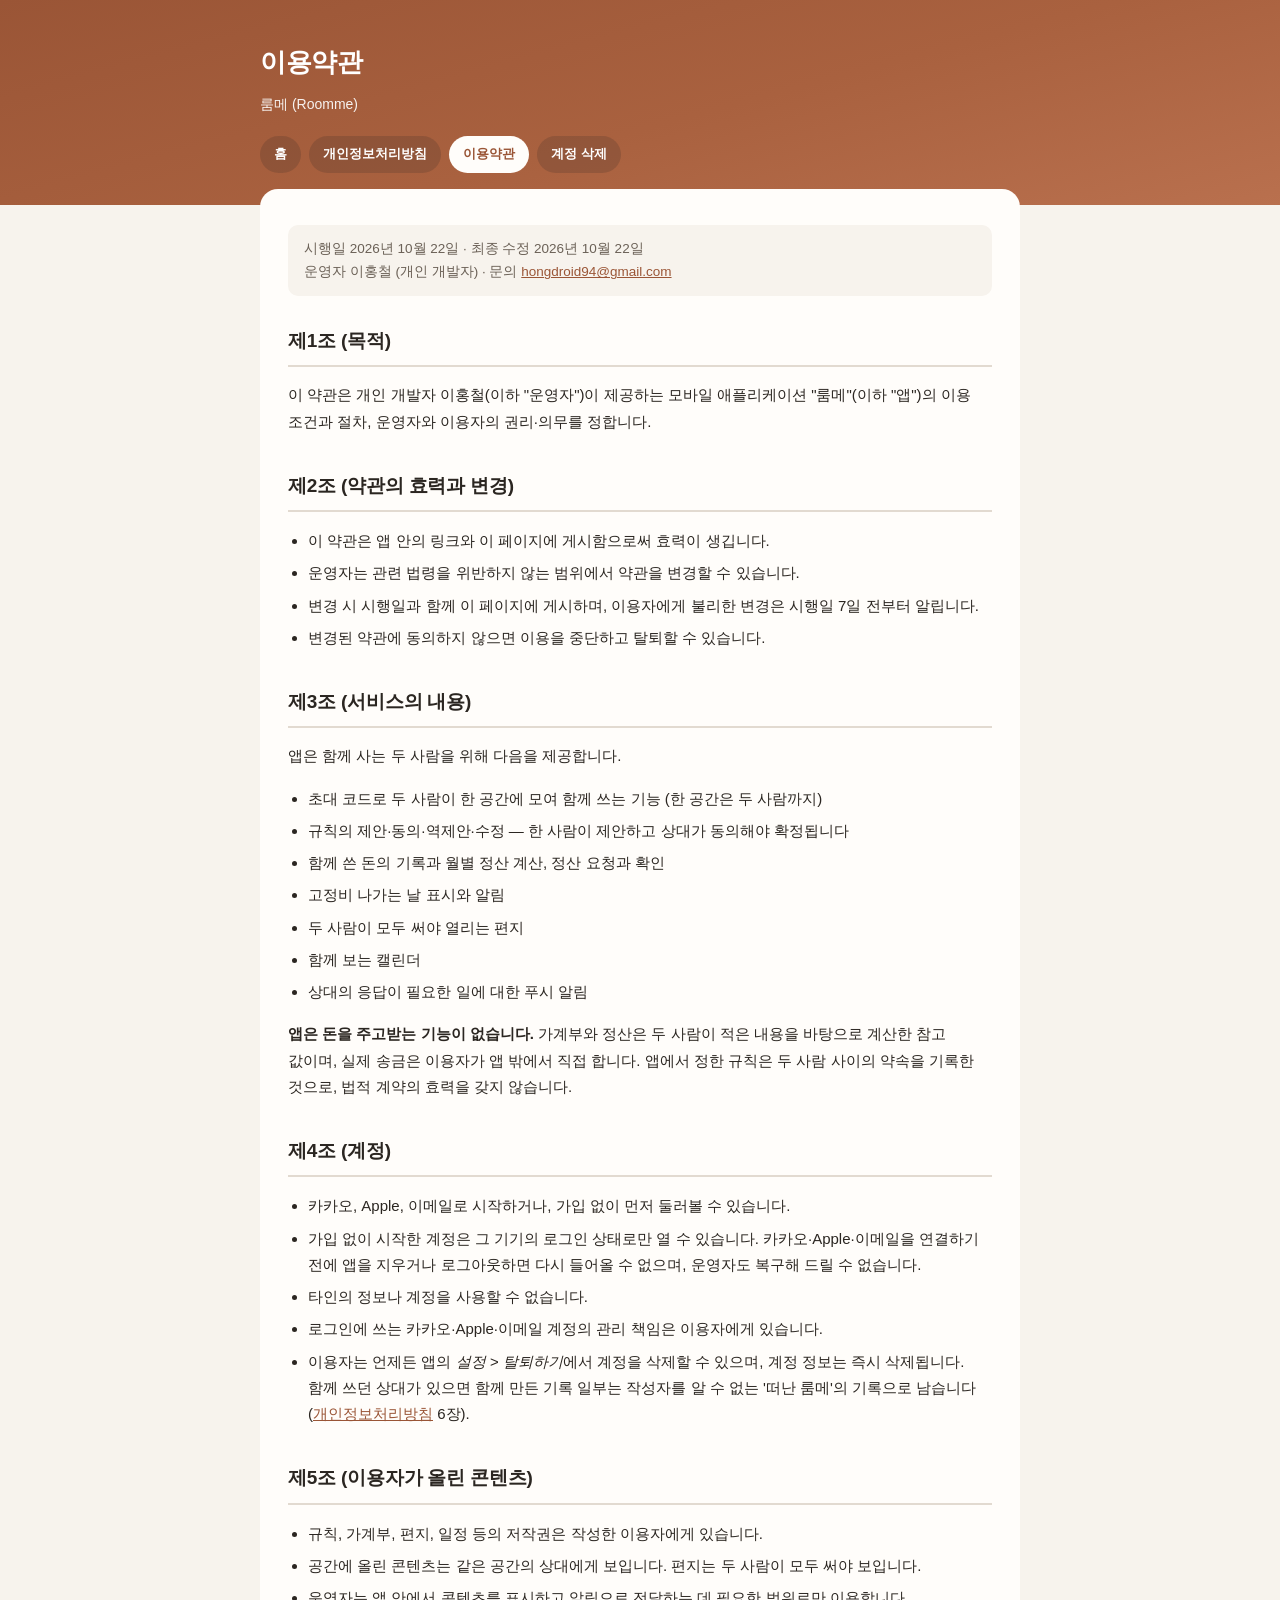
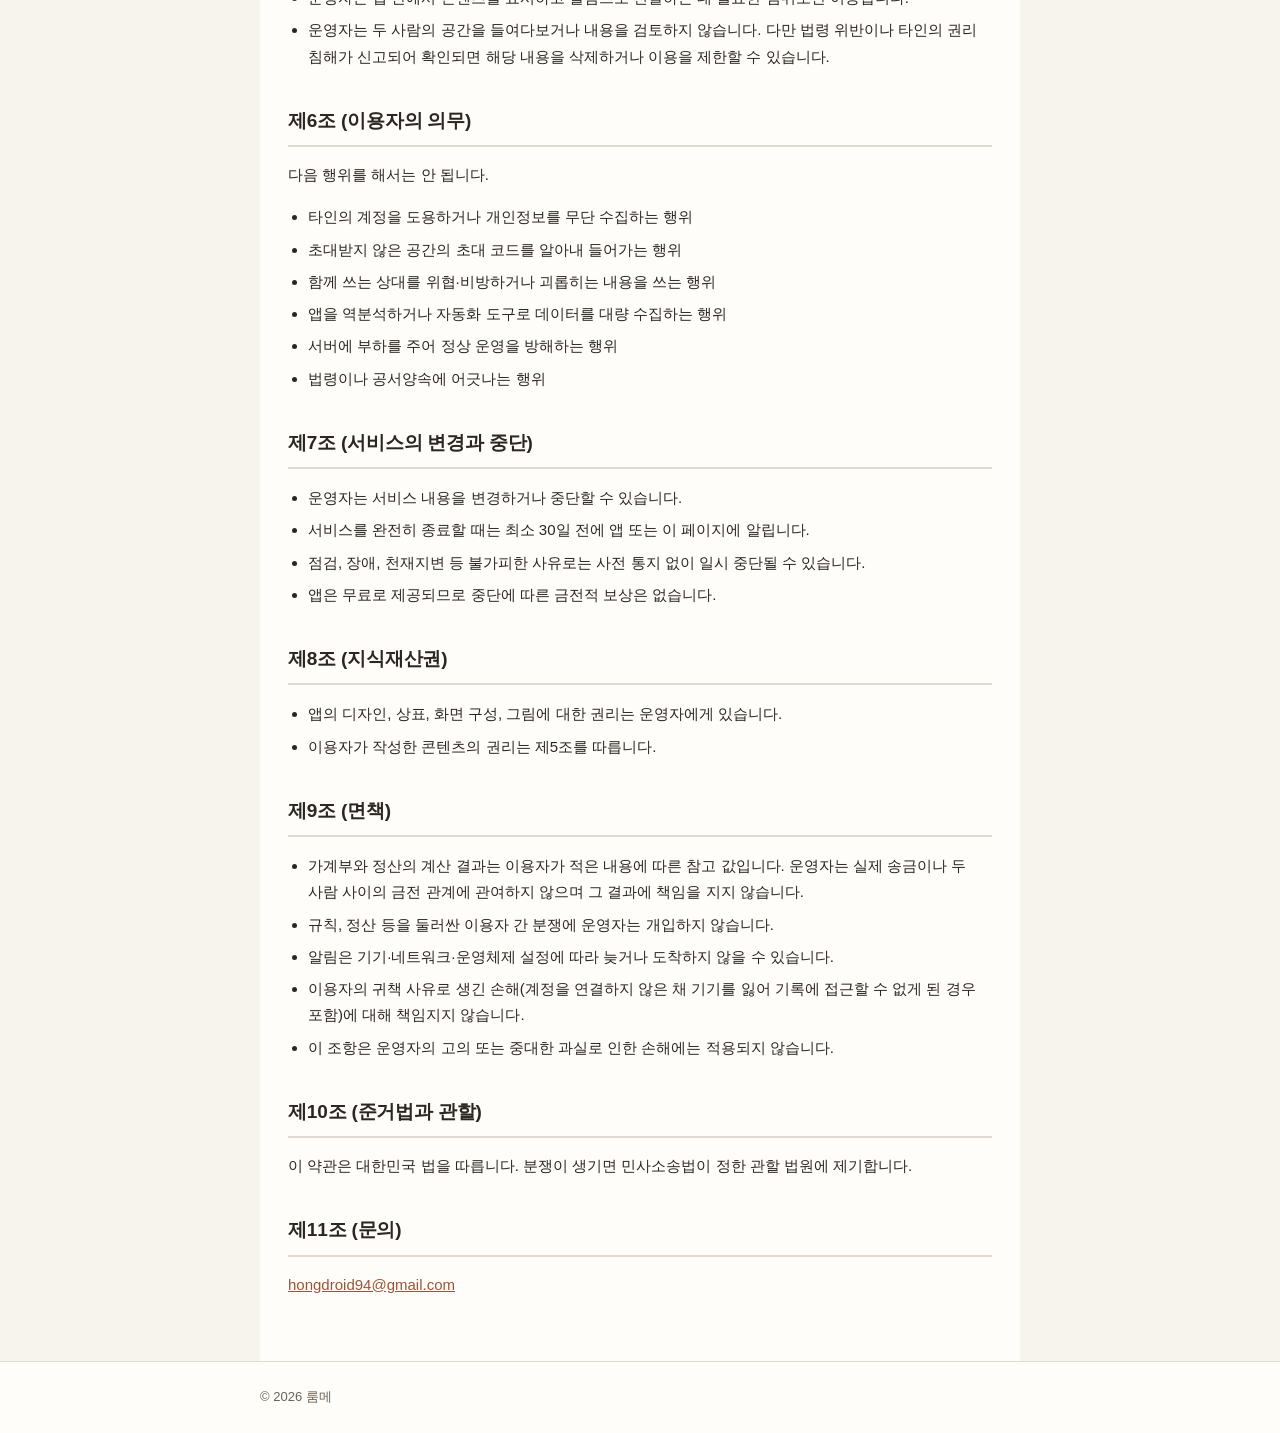
<file: terms.html>
<!doctype html>
<html lang="ko">
<head>
<meta charset="utf-8">
<meta name="viewport" content="width=device-width, initial-scale=1">
<title>이용약관 — 룸메</title>
<link rel="stylesheet" href="style.css">
</head>
<body>
<header>
  <div class="inner">
    <h1>이용약관</h1>
    <p>룸메 (Roomme)</p>
    <nav>
      <a href="index.html">홈</a>
      <a href="privacy.html">개인정보처리방침</a>
      <a href="terms.html" aria-current="page">이용약관</a>
      <a href="delete-account.html">계정 삭제</a>
    </nav>
  </div>
</header>

<main>
  <div class="meta">
    시행일 2026년 10월 22일 · 최종 수정 2026년 10월 22일<br>
    운영자 이홍철 (개인 개발자) · 문의 <a href="mailto:hongdroid94@gmail.com">hongdroid94@gmail.com</a>
  </div>

  <h2>제1조 (목적)</h2>
  <p>
    이 약관은 개인 개발자 이홍철(이하 "운영자")이 제공하는 모바일 애플리케이션
    "룸메"(이하 "앱")의 이용 조건과 절차, 운영자와 이용자의 권리·의무를 정합니다.
  </p>

  <h2>제2조 (약관의 효력과 변경)</h2>
  <ul>
    <li>이 약관은 앱 안의 링크와 이 페이지에 게시함으로써 효력이 생깁니다.</li>
    <li>운영자는 관련 법령을 위반하지 않는 범위에서 약관을 변경할 수 있습니다.</li>
    <li>변경 시 시행일과 함께 이 페이지에 게시하며, 이용자에게 불리한 변경은 시행일 7일 전부터 알립니다.</li>
    <li>변경된 약관에 동의하지 않으면 이용을 중단하고 탈퇴할 수 있습니다.</li>
  </ul>

  <h2>제3조 (서비스의 내용)</h2>
  <p>앱은 함께 사는 두 사람을 위해 다음을 제공합니다.</p>
  <ul>
    <li>초대 코드로 두 사람이 한 공간에 모여 함께 쓰는 기능 (한 공간은 두 사람까지)</li>
    <li>규칙의 제안·동의·역제안·수정 — 한 사람이 제안하고 상대가 동의해야 확정됩니다</li>
    <li>함께 쓴 돈의 기록과 월별 정산 계산, 정산 요청과 확인</li>
    <li>고정비 나가는 날 표시와 알림</li>
    <li>두 사람이 모두 써야 열리는 편지</li>
    <li>함께 보는 캘린더</li>
    <li>상대의 응답이 필요한 일에 대한 푸시 알림</li>
  </ul>
  <p>
    <strong>앱은 돈을 주고받는 기능이 없습니다.</strong>
    가계부와 정산은 두 사람이 적은 내용을 바탕으로 계산한 참고 값이며,
    실제 송금은 이용자가 앱 밖에서 직접 합니다.
    앱에서 정한 규칙은 두 사람 사이의 약속을 기록한 것으로, 법적 계약의 효력을 갖지 않습니다.
  </p>

  <h2>제4조 (계정)</h2>
  <ul>
    <li>카카오, Apple, 이메일로 시작하거나, 가입 없이 먼저 둘러볼 수 있습니다.</li>
    <li>가입 없이 시작한 계정은 그 기기의 로그인 상태로만 열 수 있습니다. 카카오·Apple·이메일을 연결하기 전에 앱을 지우거나 로그아웃하면 다시 들어올 수 없으며, 운영자도 복구해 드릴 수 없습니다.</li>
    <li>타인의 정보나 계정을 사용할 수 없습니다.</li>
    <li>로그인에 쓰는 카카오·Apple·이메일 계정의 관리 책임은 이용자에게 있습니다.</li>
    <li>이용자는 언제든 앱의 <em>설정 &gt; 탈퇴하기</em>에서 계정을 삭제할 수 있으며, 계정 정보는 즉시 삭제됩니다. 함께 쓰던 상대가 있으면 함께 만든 기록 일부는 작성자를 알 수 없는 '떠난 룸메'의 기록으로 남습니다(<a href="privacy.html">개인정보처리방침</a> 6장).</li>
  </ul>

  <h2>제5조 (이용자가 올린 콘텐츠)</h2>
  <ul>
    <li>규칙, 가계부, 편지, 일정 등의 저작권은 작성한 이용자에게 있습니다.</li>
    <li>공간에 올린 콘텐츠는 같은 공간의 상대에게 보입니다. 편지는 두 사람이 모두 써야 보입니다.</li>
    <li>운영자는 앱 안에서 콘텐츠를 표시하고 알림으로 전달하는 데 필요한 범위로만 이용합니다.</li>
    <li>운영자는 두 사람의 공간을 들여다보거나 내용을 검토하지 않습니다. 다만 법령 위반이나 타인의 권리 침해가 신고되어 확인되면 해당 내용을 삭제하거나 이용을 제한할 수 있습니다.</li>
  </ul>

  <h2>제6조 (이용자의 의무)</h2>
  <p>다음 행위를 해서는 안 됩니다.</p>
  <ul>
    <li>타인의 계정을 도용하거나 개인정보를 무단 수집하는 행위</li>
    <li>초대받지 않은 공간의 초대 코드를 알아내 들어가는 행위</li>
    <li>함께 쓰는 상대를 위협·비방하거나 괴롭히는 내용을 쓰는 행위</li>
    <li>앱을 역분석하거나 자동화 도구로 데이터를 대량 수집하는 행위</li>
    <li>서버에 부하를 주어 정상 운영을 방해하는 행위</li>
    <li>법령이나 공서양속에 어긋나는 행위</li>
  </ul>

  <h2>제7조 (서비스의 변경과 중단)</h2>
  <ul>
    <li>운영자는 서비스 내용을 변경하거나 중단할 수 있습니다.</li>
    <li>서비스를 완전히 종료할 때는 최소 30일 전에 앱 또는 이 페이지에 알립니다.</li>
    <li>점검, 장애, 천재지변 등 불가피한 사유로는 사전 통지 없이 일시 중단될 수 있습니다.</li>
    <li>앱은 무료로 제공되므로 중단에 따른 금전적 보상은 없습니다.</li>
  </ul>

  <h2>제8조 (지식재산권)</h2>
  <ul>
    <li>앱의 디자인, 상표, 화면 구성, 그림에 대한 권리는 운영자에게 있습니다.</li>
    <li>이용자가 작성한 콘텐츠의 권리는 제5조를 따릅니다.</li>
  </ul>

  <h2>제9조 (면책)</h2>
  <ul>
    <li>가계부와 정산의 계산 결과는 이용자가 적은 내용에 따른 참고 값입니다. 운영자는 실제 송금이나 두 사람 사이의 금전 관계에 관여하지 않으며 그 결과에 책임을 지지 않습니다.</li>
    <li>규칙, 정산 등을 둘러싼 이용자 간 분쟁에 운영자는 개입하지 않습니다.</li>
    <li>알림은 기기·네트워크·운영체제 설정에 따라 늦거나 도착하지 않을 수 있습니다.</li>
    <li>이용자의 귀책 사유로 생긴 손해(계정을 연결하지 않은 채 기기를 잃어 기록에 접근할 수 없게 된 경우 포함)에 대해 책임지지 않습니다.</li>
    <li>이 조항은 운영자의 고의 또는 중대한 과실로 인한 손해에는 적용되지 않습니다.</li>
  </ul>

  <h2>제10조 (준거법과 관할)</h2>
  <p>
    이 약관은 대한민국 법을 따릅니다. 분쟁이 생기면 민사소송법이 정한 관할 법원에 제기합니다.
  </p>

  <h2>제11조 (문의)</h2>
  <p>
    <a href="mailto:hongdroid94@gmail.com">hongdroid94@gmail.com</a>
  </p>
</main>

<footer>
  <div class="inner">© 2026 룸메</div>
</footer>
</body>
</html>
</file>
<file: style.css>
/* 룸메 정책 페이지 공통 스타일.
   외부 폰트나 CDN을 쓰지 않는다 — 정책 페이지는 어떤 네트워크에서도
   열려야 하고, 심사자가 보는 순간 폰트가 안 뜨면 곤란하다.

   색은 앱(app/lib/core/theme/app_colors.dart)과 맞췄다.
   clay(#B9704E)는 흰 글자와의 대비가 3.8:1 이라 본문 링크·작은 글자에는
   한 단계 진한 clay(--primary)를 쓴다. */

:root {
  --ink: #2b2621;
  --muted: #6b6157;
  --line: #e2dad0;
  --primary: #9a5536;
  --accent: #b9704e;
  --bg: #f7f3ed;
  --surface: #fffdfa;
}

* { box-sizing: border-box; }

body {
  margin: 0;
  padding: 0;
  background: var(--bg);
  color: var(--ink);
  font-family: -apple-system, BlinkMacSystemFont, "Segoe UI", "Apple SD Gothic Neo",
    "Malgun Gothic", "Noto Sans KR", sans-serif;
  line-height: 1.75;
  -webkit-text-size-adjust: 100%;
  word-break: keep-all;
  overflow-wrap: break-word;
}

header {
  background: linear-gradient(165deg, #9a5536 0%, #a9613f 55%, #b9704e 100%);
  color: #fff;
  padding: 40px 24px 32px;
}

header .inner,
main,
footer .inner { max-width: 760px; margin: 0 auto; }

header h1 { margin: 0 0 6px; font-size: 26px; letter-spacing: -0.4px; }
header p { margin: 0; opacity: 0.92; font-size: 14px; }

nav { margin-top: 20px; display: flex; flex-wrap: wrap; gap: 8px; }

nav a {
  display: inline-block;
  padding: 7px 14px;
  border-radius: 99px;
  background: rgba(43, 38, 33, 0.18);
  color: #fff;
  text-decoration: none;
  font-size: 13px;
  font-weight: 600;
}

nav a:hover { background: rgba(43, 38, 33, 0.3); }
nav a[aria-current="page"] { background: var(--surface); color: var(--primary); }

main {
  background: var(--surface);
  padding: 36px 28px 48px;
  margin-top: -16px;
  border-radius: 18px 18px 0 0;
  min-height: 50vh;
}

main h2 {
  margin: 34px 0 10px;
  font-size: 19px;
  letter-spacing: -0.2px;
  padding-bottom: 8px;
  border-bottom: 2px solid var(--line);
}

main h2:first-of-type { margin-top: 0; }
main h3 { margin: 22px 0 6px; font-size: 15.5px; }
main p, main li { font-size: 15px; }
main ul, main ol { padding-left: 20px; }
main li { margin-bottom: 6px; }

.meta {
  font-size: 13.5px;
  color: var(--muted);
  background: var(--bg);
  padding: 12px 16px;
  border-radius: 10px;
  margin-bottom: 28px;
}

.note {
  border-left: 3px solid var(--accent);
  padding: 2px 0 2px 14px;
  margin: 16px 0;
  color: var(--muted);
  font-size: 14px;
}

table {
  width: 100%;
  border-collapse: collapse;
  margin: 14px 0;
  font-size: 14px;
  display: block;
  overflow-x: auto;
}

th, td {
  border: 1px solid var(--line);
  padding: 9px 11px;
  text-align: left;
  vertical-align: top;
}

th { background: var(--bg); font-weight: 700; white-space: nowrap; }

a { color: var(--primary); }

footer {
  padding: 24px;
  color: var(--muted);
  font-size: 13px;
  background: var(--surface);
  border-top: 1px solid var(--line);
}

@media (max-width: 520px) {
  header { padding: 28px 16px 26px; }
  main { padding: 26px 16px 36px; }
}
</file>
